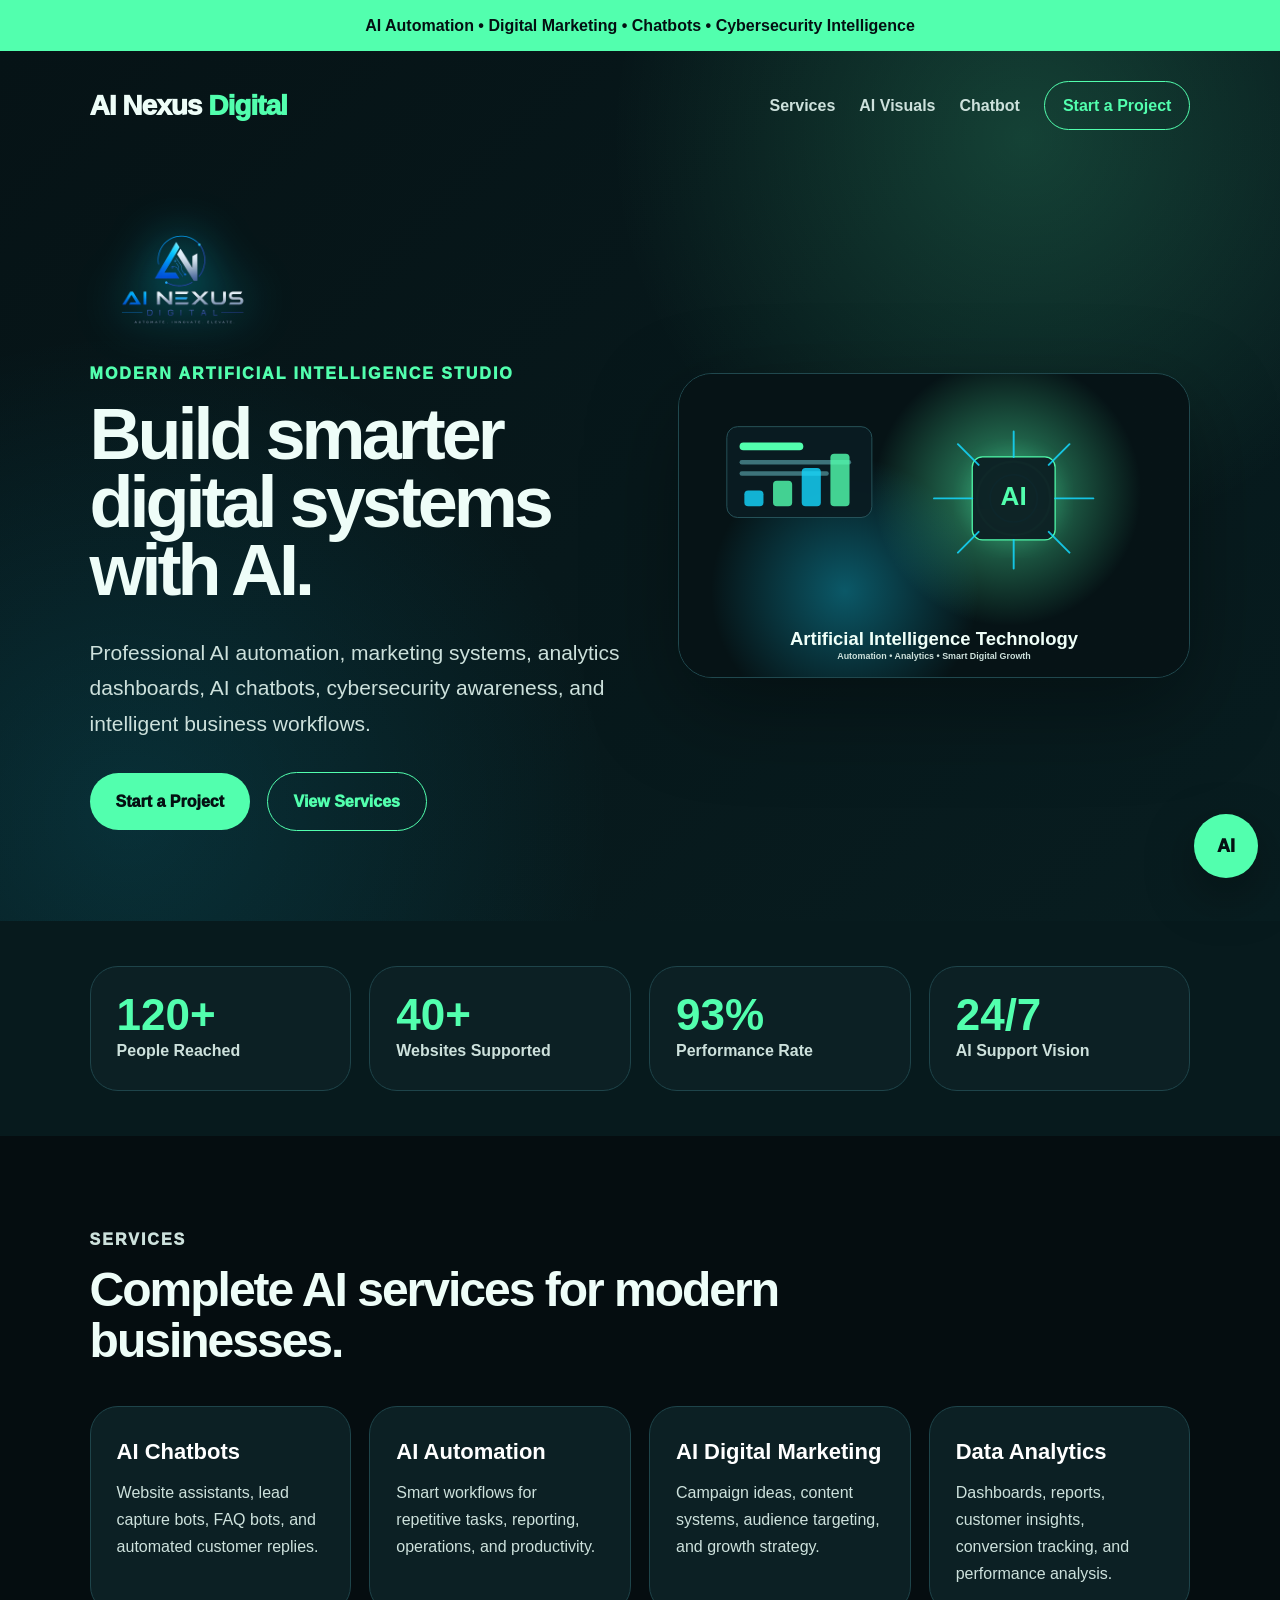
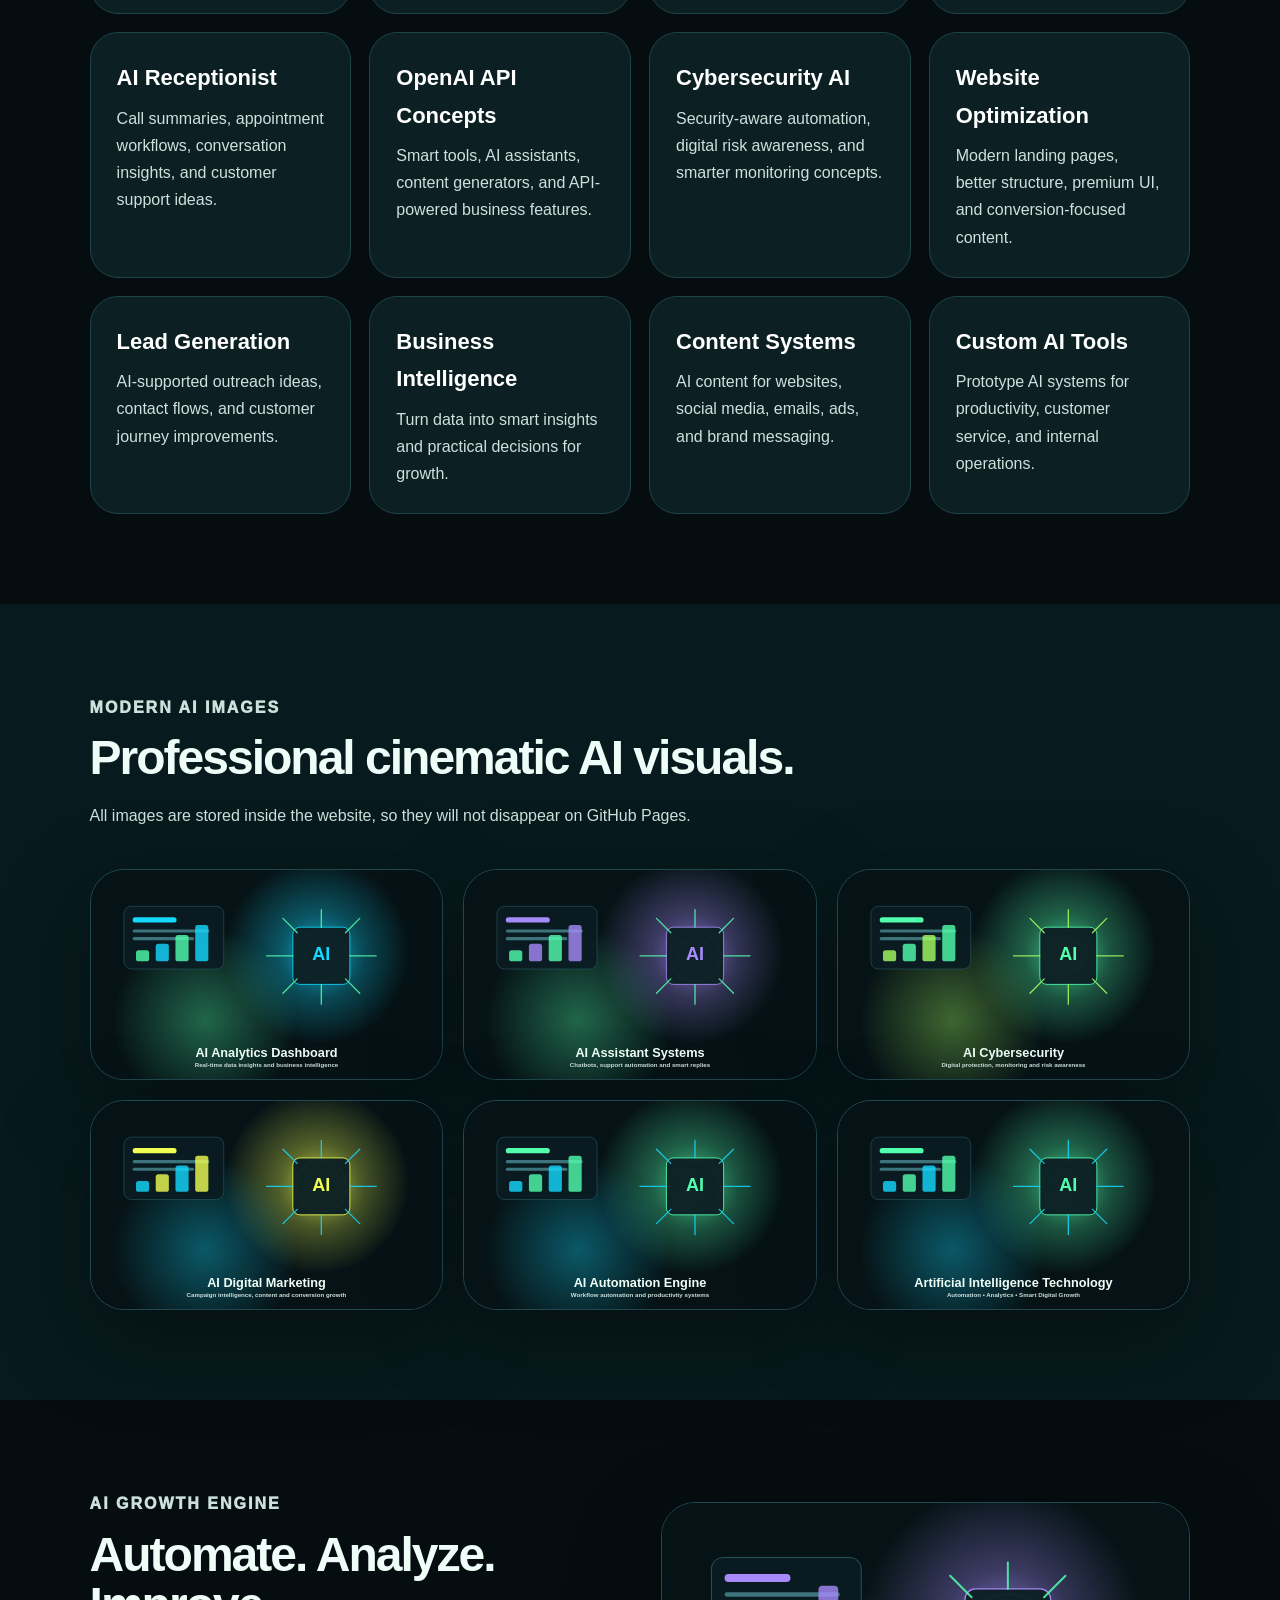
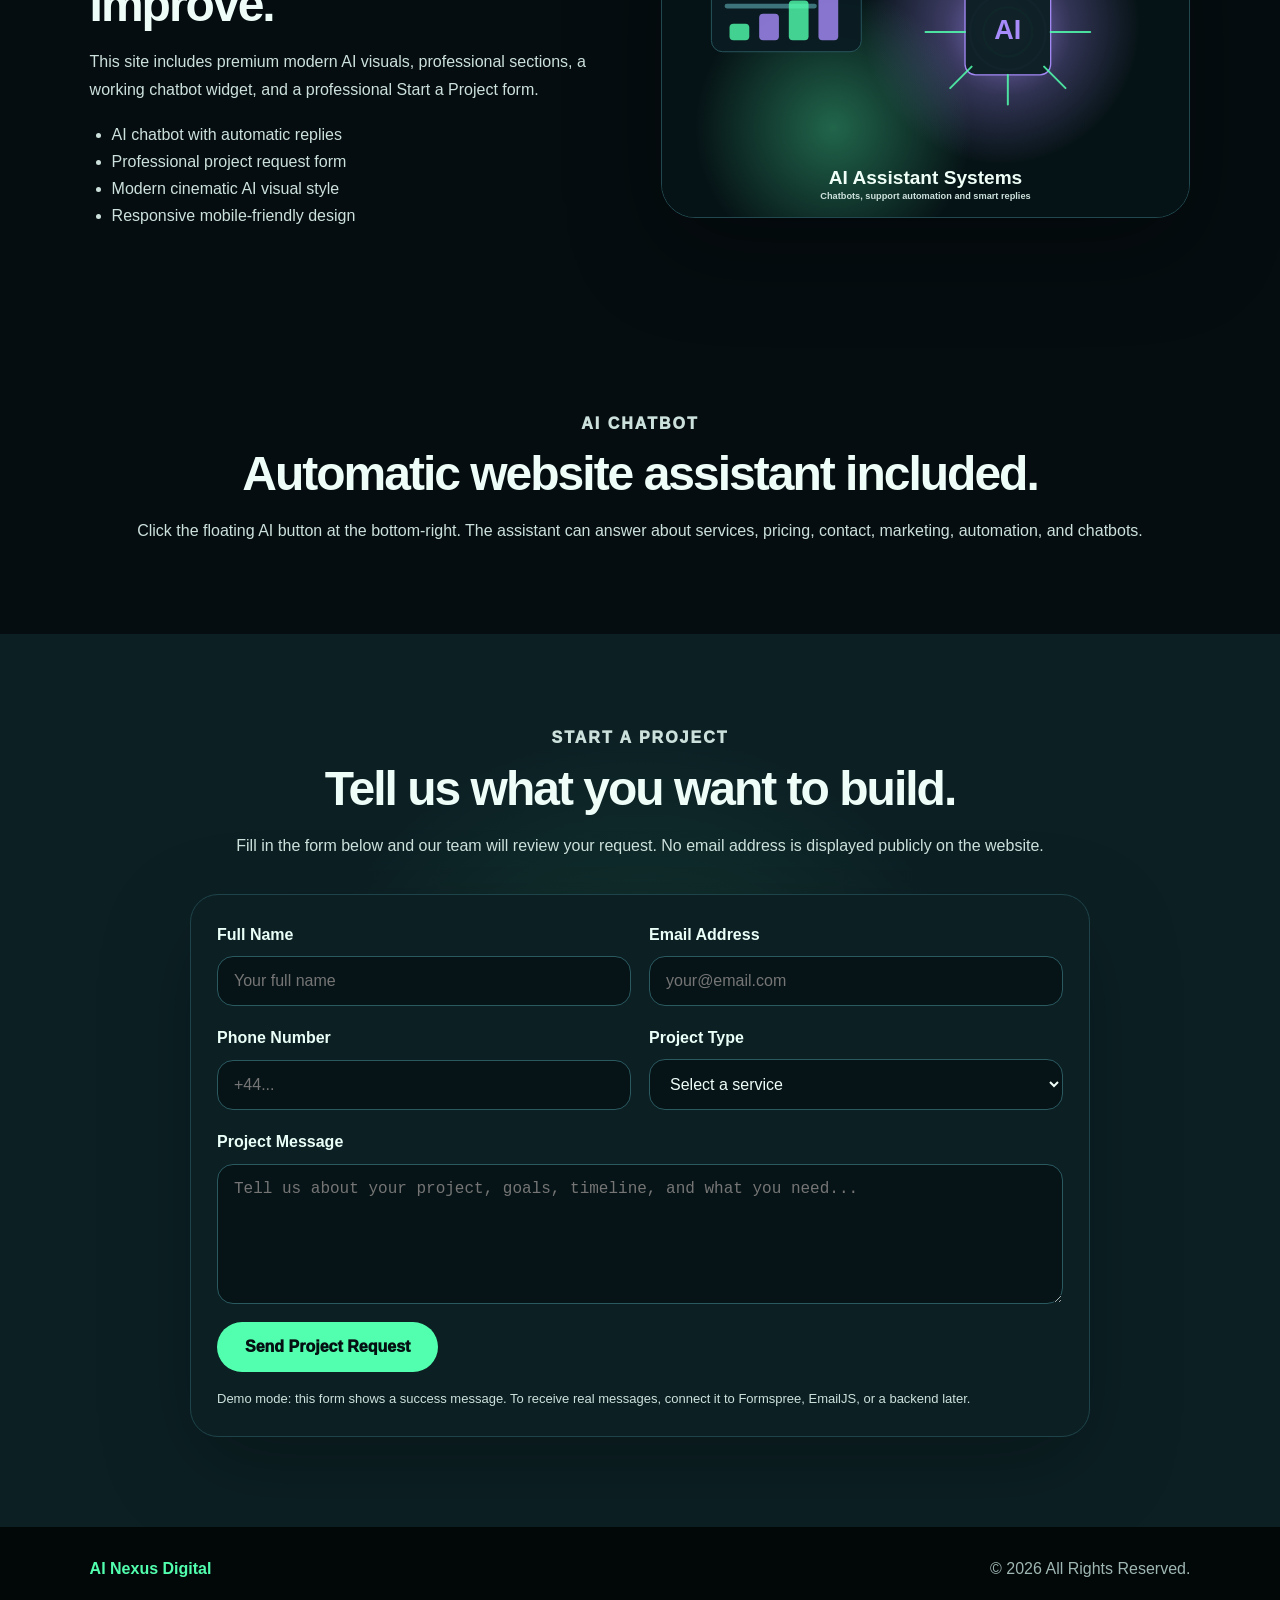
<file: index.html>
<!DOCTYPE html>
<html lang="en">
<head>
  <meta charset="UTF-8"/>
  <meta name="viewport" content="width=device-width, initial-scale=1.0"/>
  <title>AI Nexus Digital</title>
  <link rel="stylesheet" href="style.css"/>
</head>
<body>
  <div class="announcement">AI Automation • Digital Marketing • Chatbots • Cybersecurity Intelligence</div>

  <header class="hero">
    <nav class="navbar">
      <a href="#" class="logo">AI Nexus <span>Digital</span></a>
      <div class="menu">
        <a href="#services">Services</a>
        <a href="#visuals">AI Visuals</a>
        <a href="#chatbot">Chatbot</a>
        <a href="#contact" class="nav-btn">Start a Project</a>
      </div>
    </nav>

    <div class="hero-grid">
      <div>
        <img src="assets/logo.png.png" class="main-logo">
        <p class="eyebrow">Modern Artificial Intelligence Studio</p>
        <h1>Build smarter digital systems with AI.</h1>
        <p class="lead">
          Professional AI automation, marketing systems, analytics dashboards,
          AI chatbots, cybersecurity awareness, and intelligent business workflows.
        </p>
        <div class="hero-buttons">
          <a href="#contact" class="btn primary">Start a Project</a>
          <a href="#services" class="btn outline">View Services</a>
        </div>
      </div>
      <img class="hero-img" src="assets/ai-hero.svg" alt="Modern AI technology visual"/>
    </div>
  </header>

  <section class="stats">
    <div><strong>120+</strong><span>People Reached</span></div>
    <div><strong>40+</strong><span>Websites Supported</span></div>
    <div><strong>93%</strong><span>Performance Rate</span></div>
    <div><strong>24/7</strong><span>AI Support Vision</span></div>
  </section>

  <section id="services" class="section">
    <div class="section-title">
      <p class="eyebrow">Services</p>
      <h2>Complete AI services for modern businesses.</h2>
    </div>

    <div class="service-grid">
      <article><h3>AI Chatbots</h3><p>Website assistants, lead capture bots, FAQ bots, and automated customer replies.</p></article>
      <article><h3>AI Automation</h3><p>Smart workflows for repetitive tasks, reporting, operations, and productivity.</p></article>
      <article><h3>AI Digital Marketing</h3><p>Campaign ideas, content systems, audience targeting, and growth strategy.</p></article>
      <article><h3>Data Analytics</h3><p>Dashboards, reports, customer insights, conversion tracking, and performance analysis.</p></article>
      <article><h3>AI Receptionist</h3><p>Call summaries, appointment workflows, conversation insights, and customer support ideas.</p></article>
      <article><h3>OpenAI API Concepts</h3><p>Smart tools, AI assistants, content generators, and API-powered business features.</p></article>
      <article><h3>Cybersecurity AI</h3><p>Security-aware automation, digital risk awareness, and smarter monitoring concepts.</p></article>
      <article><h3>Website Optimization</h3><p>Modern landing pages, better structure, premium UI, and conversion-focused content.</p></article>
      <article><h3>Lead Generation</h3><p>AI-supported outreach ideas, contact flows, and customer journey improvements.</p></article>
      <article><h3>Business Intelligence</h3><p>Turn data into smart insights and practical decisions for growth.</p></article>
      <article><h3>Content Systems</h3><p>AI content for websites, social media, emails, ads, and brand messaging.</p></article>
      <article><h3>Custom AI Tools</h3><p>Prototype AI systems for productivity, customer service, and internal operations.</p></article>
    </div>
  </section>

  <section id="visuals" class="visuals">
    <div class="section-title">
      <p class="eyebrow">Modern AI Images</p>
      <h2>Professional cinematic AI visuals.</h2>
      <p>All images are stored inside the website, so they will not disappear on GitHub Pages.</p>
    </div>

    <div class="image-grid">
      <img src="assets/ai-dashboard.svg" alt="AI dashboard"/>
      <img src="assets/ai-assistant.svg" alt="AI assistant"/>
      <img src="assets/ai-security.svg" alt="AI cybersecurity"/>
      <img src="assets/ai-marketing.svg" alt="AI marketing"/>
      <img src="assets/ai-automation.svg" alt="AI automation"/>
      <img src="assets/ai-hero.svg" alt="AI technology"/>
    </div>
  </section>

  <section class="feature">
    <div>
      <p class="eyebrow">AI Growth Engine</p>
      <h2>Automate. Analyze. Improve.</h2>
      <p>
        This site includes premium modern AI visuals, professional sections,
        a working chatbot widget, and a professional Start a Project form.
      </p>
      <ul>
        <li>AI chatbot with automatic replies</li>
        <li>Professional project request form</li>
        <li>Modern cinematic AI visual style</li>
        <li>Responsive mobile-friendly design</li>
      </ul>
    </div>
    <img src="assets/ai-assistant.svg" alt="AI assistant visual"/>
  </section>

  <section id="chatbot" class="chatbot-section">
    <p class="eyebrow">AI Chatbot</p>
    <h2>Automatic website assistant included.</h2>
    <p>
      Click the floating AI button at the bottom-right. The assistant can answer about services,
      pricing, contact, marketing, automation, and chatbots.
    </p>
  </section>

  <section id="contact" class="contact">
    <div class="contact-intro">
      <p class="eyebrow">Start a Project</p>
      <h2>Tell us what you want to build.</h2>
      <p>
        Fill in the form below and our team will review your request. No email address is displayed publicly on the website.
      </p>
    </div>

    <form class="project-form" id="projectForm">
      <div class="form-row">
        <label>
          Full Name
          <input type="text" name="name" placeholder="Your full name" required>
        </label>
        <label>
          Email Address
          <input type="email" name="email" placeholder="your@email.com" required>
        </label>
      </div>

      <div class="form-row">
        <label>
          Phone Number
          <input type="tel" name="phone" placeholder="+44..." required>
        </label>
        <label>
          Project Type
          <select name="projectType" required>
            <option value="">Select a service</option>
            <option>AI Chatbot</option>
            <option>AI Automation</option>
            <option>AI Digital Marketing</option>
            <option>Website Optimization</option>
            <option>Data Analytics</option>
            <option>Cybersecurity AI</option>
            <option>Custom AI Tool</option>
          </select>
        </label>
      </div>

      <label>
        Project Message
        <textarea name="message" rows="6" placeholder="Tell us about your project, goals, timeline, and what you need..." required></textarea>
      </label>

      <button type="submit" class="submit-btn">Send Project Request</button>
      <p class="form-note">Demo mode: this form shows a success message. To receive real messages, connect it to Formspree, EmailJS, or a backend later.</p>
      <p class="success-message" id="successMessage">Thank you! Your project request has been prepared successfully.</p>
    </form>
  </section>

  <button class="chat-toggle" onclick="toggleChat()">AI</button>
  <div class="chat-widget" id="chatWidget">
    <div class="chat-header">
      <strong>AI Nexus Assistant</strong>
      <button onclick="toggleChat()">×</button>
    </div>
    <div class="chat-body" id="chatBody">
      <div class="bot-msg">Hello! I can help with AI automation, chatbots, marketing, analytics, cybersecurity, and project requests.</div>
    </div>
    <div class="quick-buttons">
      <button onclick="quickAsk('services')">Services</button>
      <button onclick="quickAsk('pricing')">Pricing</button>
      <button onclick="quickAsk('project')">Start Project</button>
    </div>
    <div class="chat-input">
      <input id="userInput" placeholder="Ask about AI services..." onkeydown="if(event.key==='Enter') sendMessage()"/>
      <button onclick="sendMessage()">Send</button>
    </div>
  </div>

  <footer>
    <strong>AI Nexus Digital</strong>
    <span>© 2026 All Rights Reserved.</span>
  </footer>

  <script src="script.js"></script>
</body>
</html>
</file>
<file: style.css>
*{box-sizing:border-box;margin:0;padding:0}
html{scroll-behavior:smooth}
body{font-family:Arial,Helvetica,sans-serif;background:#050d10;color:#eefdf8;line-height:1.7}
a{text-decoration:none;color:inherit} img{max-width:100%;display:block}
.announcement{background:#52ffae;color:#041012;text-align:center;font-weight:900;padding:12px}
.hero{padding:30px 7% 90px;background:radial-gradient(circle at 80% 10%,rgba(82,255,174,.18),transparent 32%),radial-gradient(circle at 10% 88%,rgba(20,217,255,.13),transparent 35%),linear-gradient(135deg,#061316,#081d20)}
.navbar{display:flex;justify-content:space-between;align-items:center;margin-bottom:90px}
.logo{font-size:28px;font-weight:950;letter-spacing:-1px}.logo span{color:#52ffae}
.menu{display:flex;gap:24px;align-items:center;color:#cde1dc;font-weight:850}.menu a:hover{color:#52ffae}
.nav-btn{border:1px solid #52ffae;border-radius:99px;padding:10px 18px;color:#52ffae}
.hero-grid{display:grid;grid-template-columns:1fr .95fr;gap:50px;align-items:center}
.eyebrow{color:#52ffae;font-weight:950;letter-spacing:2px;text-transform:uppercase;margin-bottom:12px}
h1{font-size:72px;line-height:.95;letter-spacing:-4px;max-width:900px}
.lead{font-size:21px;color:#cde1dc;max-width:720px;margin:30px 0}
.btn{display:inline-block;border-radius:99px;padding:15px 26px;font-weight:950;margin-right:12px}.primary{background:#52ffae;color:#041012}.outline{border:1px solid #52ffae;color:#52ffae}
.hero-img,.visuals img,.feature img{border-radius:34px;border:1px solid #20484e;box-shadow:0 30px 90px rgba(0,0,0,.35)}
.stats{display:grid;grid-template-columns:repeat(4,1fr);gap:18px;padding:45px 7%;background:#071a1d}
.stats div,.service-grid article,.project-form{background:#0c2024;border:1px solid #1e444a;border-radius:28px;padding:26px}
.stats strong{display:block;color:#52ffae;font-size:44px;line-height:1}.stats span{color:#cde1dc;font-weight:850}
.section,.visuals,.feature,.chatbot-section,.contact{padding:90px 7%}
.section-title{max-width:900px;margin-bottom:40px}
h2{font-size:48px;line-height:1.05;letter-spacing:-2px;margin-bottom:18px}
.section-title p,.feature p,.feature li,.chatbot-section p,.contact p,.service-grid p,.form-note{color:#cde1dc}
.service-grid{display:grid;grid-template-columns:repeat(4,1fr);gap:18px}
.service-grid article{transition:.25s}.service-grid article:hover{transform:translateY(-6px);border-color:#52ffae}
.service-grid h3{font-size:22px;margin-bottom:8px;color:white}
.visuals{background:#071a1d}
.image-grid{display:grid;grid-template-columns:repeat(3,1fr);gap:20px}
.feature{display:grid;grid-template-columns:1fr 1fr;gap:42px;align-items:center}
.feature ul{margin-top:18px;padding-left:22px}
.chatbot-section{text-align:center;background:#050d10}
.contact{background:radial-gradient(circle at center,rgba(82,255,174,.12),transparent 45%),#0c2024}
.contact-intro{text-align:center;max-width:850px;margin:0 auto 35px}
.project-form{max-width:900px;margin:0 auto;box-shadow:0 30px 90px rgba(0,0,0,.28)}
.form-row{display:grid;grid-template-columns:1fr 1fr;gap:18px}
.project-form label{display:grid;gap:8px;margin-bottom:18px;color:#eafff7;font-weight:850}
.project-form input,.project-form select,.project-form textarea{width:100%;border:1px solid #2a5960;background:#071417;color:#eefdf8;border-radius:16px;padding:15px 16px;font-size:16px;outline:none}
.project-form input:focus,.project-form select:focus,.project-form textarea:focus{border-color:#52ffae;box-shadow:0 0 0 4px rgba(82,255,174,.10)}
.submit-btn{border:none;background:#52ffae;color:#041012;border-radius:99px;padding:16px 28px;font-weight:950;font-size:16px;cursor:pointer}
.form-note{font-size:13px;margin-top:16px}
.success-message{display:none;margin-top:18px;background:rgba(82,255,174,.12);border:1px solid #52ffae;color:#52ffae;padding:14px 16px;border-radius:16px;font-weight:850}
footer{display:flex;justify-content:space-between;gap:20px;padding:28px 7%;background:#020708;color:#9fb7b2}footer strong{color:#52ffae}
.chat-toggle{position:fixed;right:22px;bottom:22px;background:#52ffae;color:#041012;border:none;border-radius:50%;width:64px;height:64px;font-weight:950;font-size:18px;box-shadow:0 18px 50px rgba(0,0,0,.35);cursor:pointer;z-index:50}
.chat-widget{display:none;position:fixed;right:22px;bottom:100px;width:350px;max-width:calc(100vw - 44px);background:#0c2024;border:1px solid #2a5960;border-radius:24px;box-shadow:0 24px 80px rgba(0,0,0,.45);overflow:hidden;z-index:60}
.chat-header{display:flex;justify-content:space-between;align-items:center;padding:16px 18px;background:#10282d;border-bottom:1px solid #2a5960}.chat-header button{background:none;border:none;color:white;font-size:24px;cursor:pointer}
.chat-body{height:260px;overflow:auto;padding:16px;display:grid;gap:10px}.bot-msg,.user-msg{padding:12px 14px;border-radius:16px;max-width:85%}.bot-msg{background:#153238;color:#eafff7}.user-msg{background:#52ffae;color:#041012;margin-left:auto}
.quick-buttons{display:flex;gap:8px;padding:0 16px 12px}.quick-buttons button{border:1px solid #52ffae;color:#52ffae;background:transparent;border-radius:99px;padding:8px 12px;cursor:pointer}
.chat-input{display:flex;border-top:1px solid #2a5960}.chat-input input{flex:1;background:#071417;color:white;border:none;padding:14px;outline:none}.chat-input button{background:#52ffae;color:#041012;border:none;padding:0 16px;font-weight:900;cursor:pointer}
@media(max-width:1050px){.navbar{flex-direction:column;gap:20px}.menu{flex-wrap:wrap;justify-content:center}.hero-grid,.feature{grid-template-columns:1fr}.stats,.service-grid,.form-row{grid-template-columns:1fr 1fr}.image-grid{grid-template-columns:1fr 1fr}h1{font-size:54px}}
@media(max-width:650px){.stats,.service-grid,.image-grid,.form-row{grid-template-columns:1fr}h1{font-size:42px}h2{font-size:34px}.menu a{font-size:14px}footer{flex-direction:column;text-align:center}}
.main-logo{
width:180px;
margin-bottom:20px;
filter:drop-shadow(0 0 25px #00e5ff);
animation:floatLogo 4s ease-in-out infinite;
}

@keyframes floatLogo{
0%{
transform:translateY(0px);
}
50%{
transform:translateY(-10px);
}
100%{
transform:translateY(0px);
}
}
</file>
